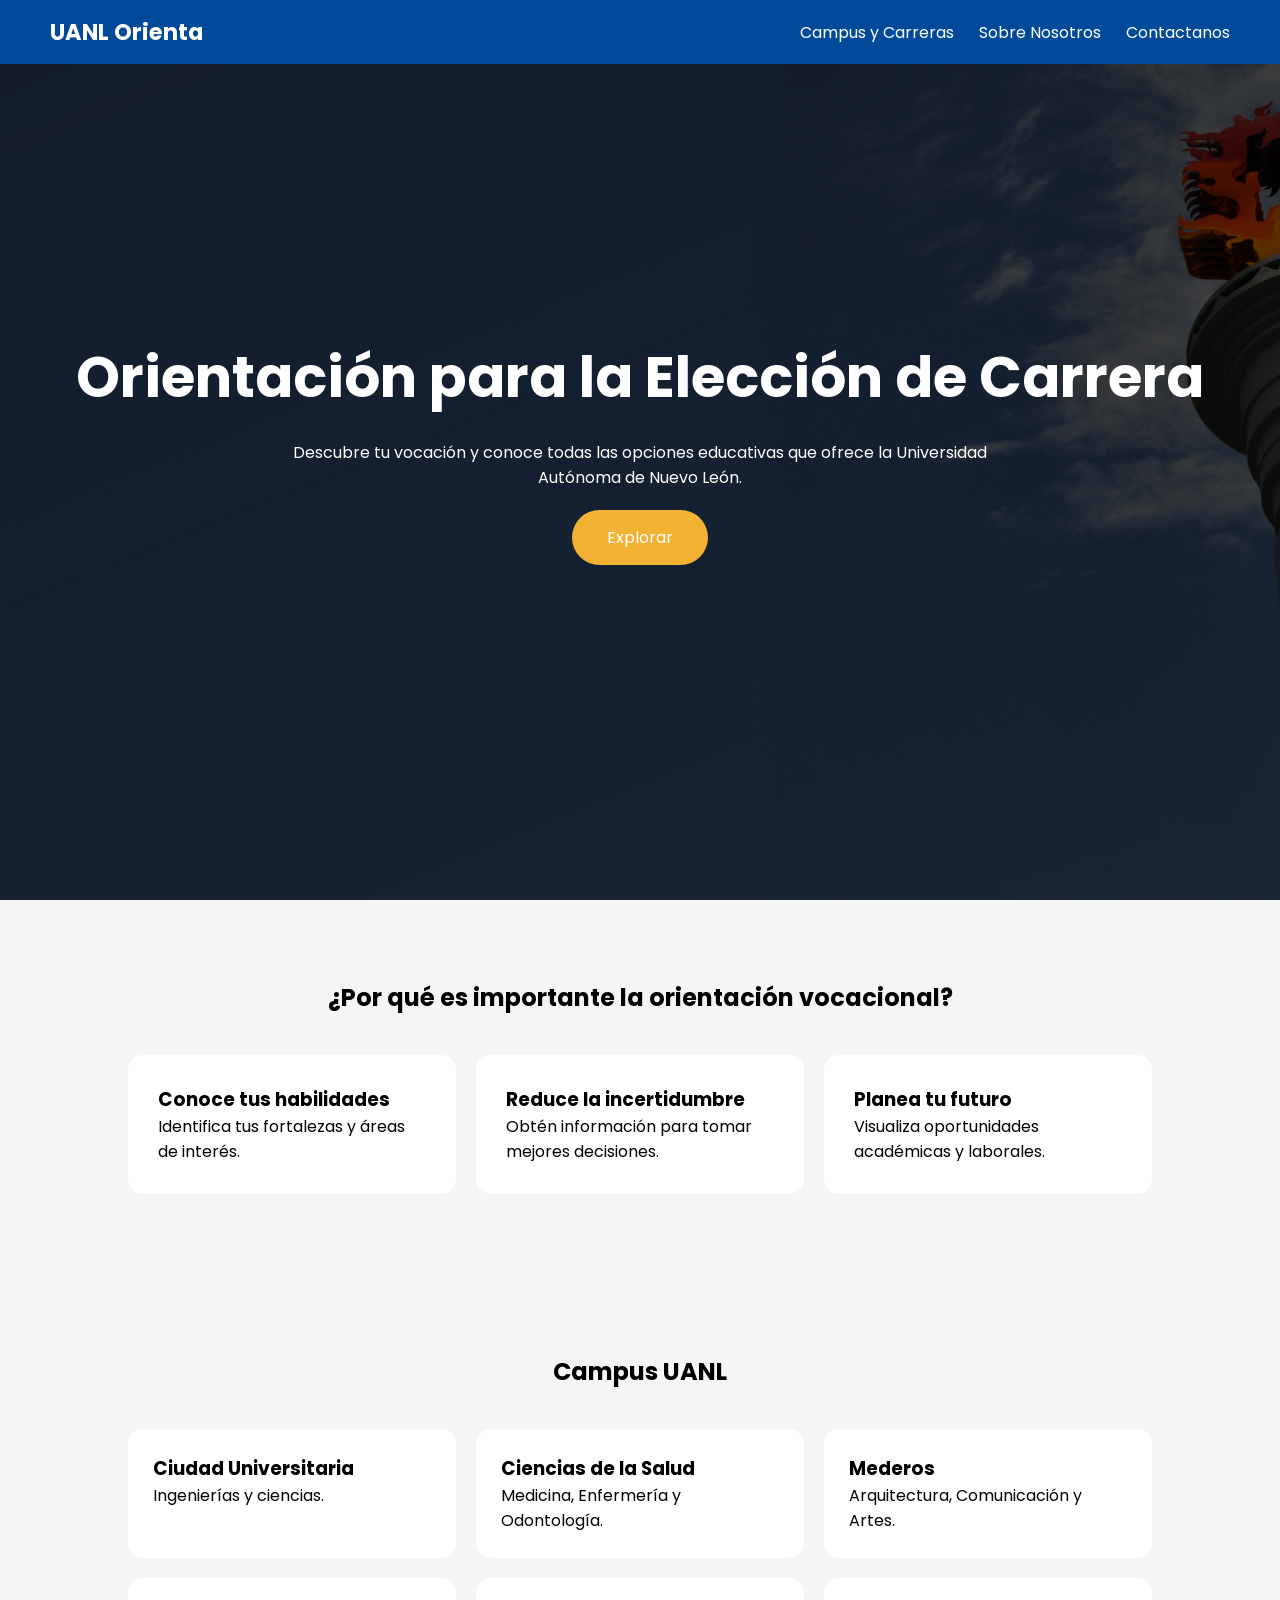
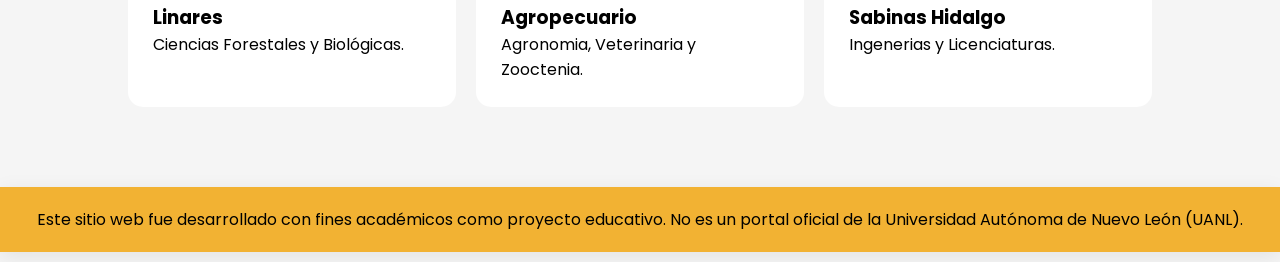
<file: index.html>
<!DOCTYPE html>
<html lang="es">

<head>
    <meta charset="UTF-8">
    <meta name="viewport" content="width=device-width, initial-scale=1.0">
    <title>Orientación para la Elección de Carrera - UANL</title>

    <link rel="stylesheet" href="css/estilos.css">

    <!-- Google Fonts -->
    <link href="https://fonts.googleapis.com/css2?family=Poppins:wght@300;400;600;700&display=swap" rel="stylesheet">
</head>

<body>

    <!-- Navegación -->
    <header>
        <nav>
            <div class="logo">
                UANL Orienta
            </div>

            <ul>
                <li><a href="carreras.html">Campus y Carreras</a></li>
                <li><a href="sobre.html">Sobre Nosotros</a></li>
                <li><a href="contacto.html">Contactanos</a></li>
            </ul>
        </nav>
    </header>

    <!-- Hero -->
    <section id="inicio" class="hero">

        <div class="overlay">

            <h1>Orientación para la Elección de Carrera</h1>

            <p>
                Descubre tu vocación y conoce todas las opciones educativas que ofrece la Universidad Autónoma de Nuevo León.
            </p>

            <a href="#campus" class="btn">
                Explorar
            </a>

        </div>

    </section>

    <!-- Orientación -->
    <section class="orientacion">

        <h2>¿Por qué es importante la orientación vocacional?</h2>

        <div class="cards">

            <div class="card">
                <h3>Conoce tus habilidades</h3>
                <p>Identifica tus fortalezas y áreas de interés.</p>
            </div>

            <div class="card">
                <h3>Reduce la incertidumbre</h3>
                <p>Obtén información para tomar mejores decisiones.</p>
            </div>

            <div class="card">
                <h3>Planea tu futuro</h3>
                <p>Visualiza oportunidades académicas y laborales.</p>
            </div>

        </div>

    </section>

    <!-- Campus -->
    <section id="campus" class="campus">

        <h2>Campus UANL</h2>

        <div class="campus-grid">

            <div class="campus-card">
                <h3>Ciudad Universitaria</h3>
                <p>Ingenierías y ciencias.</p>
            </div>

            <div class="campus-card">
                <h3>Ciencias de la Salud</h3>
                <p>Medicina, Enfermería y Odontología.</p>
            </div>

            <div class="campus-card">
                <h3>Mederos</h3>
                <p>Arquitectura, Comunicación y Artes.</p>
            </div>

            <div class="campus-card">
                <h3>Linares</h3>
                <p>Ciencias Forestales y Biológicas.</p>
            </div>

            <div class="campus-card">
                <h3>Agropecuario</h3>
                <p>Agronomia, Veterinaria y Zooctenia.</p>
            </div>

            <div class="campus-card">
                <h3>Sabinas Hidalgo</h3>
                <p>Ingenerias y Licenciaturas.</p>
            </div>

        </div>

    </section>

    <script src="js/app.js"></script>

</body>

<footer>

    <p>
        Este sitio web fue desarrollado con fines académicos como proyecto educativo. No es un portal oficial de la Universidad Autónoma de Nuevo León (UANL).
    </p>

</footer>

</html>
</file>
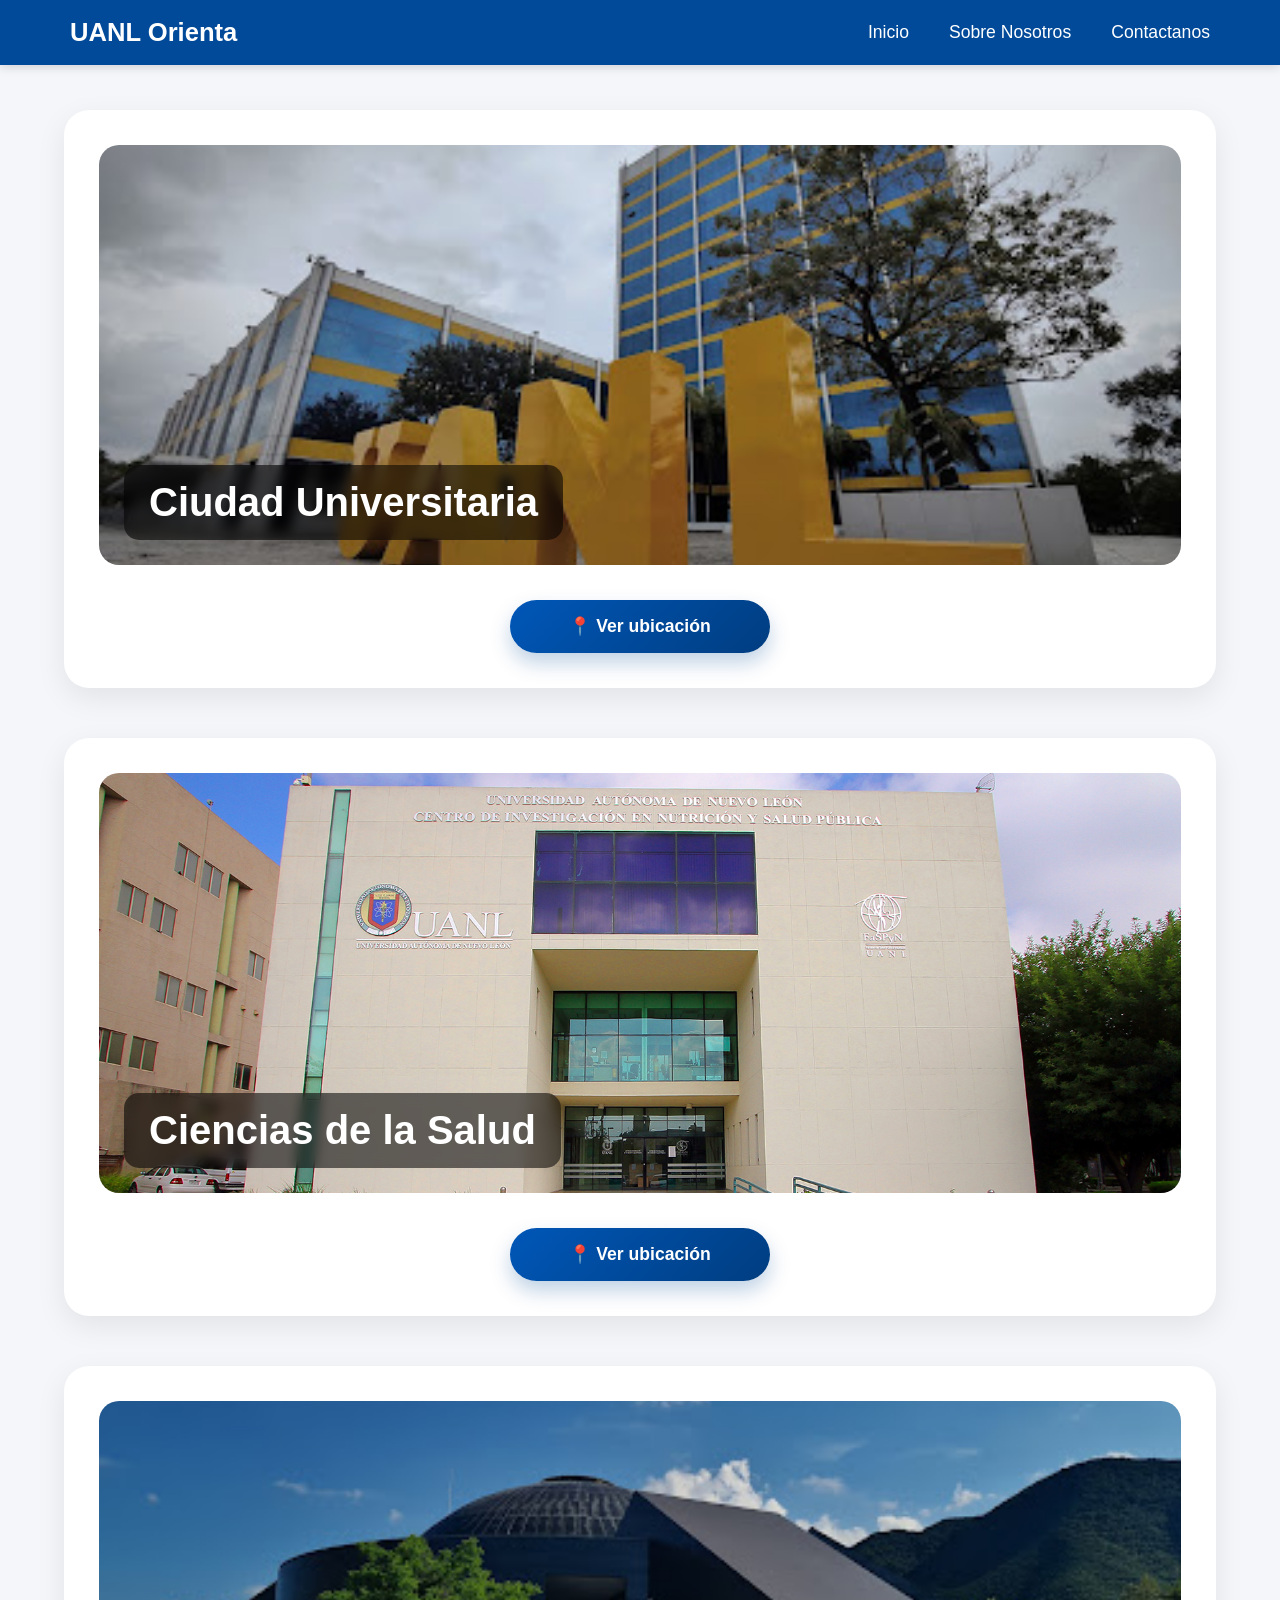
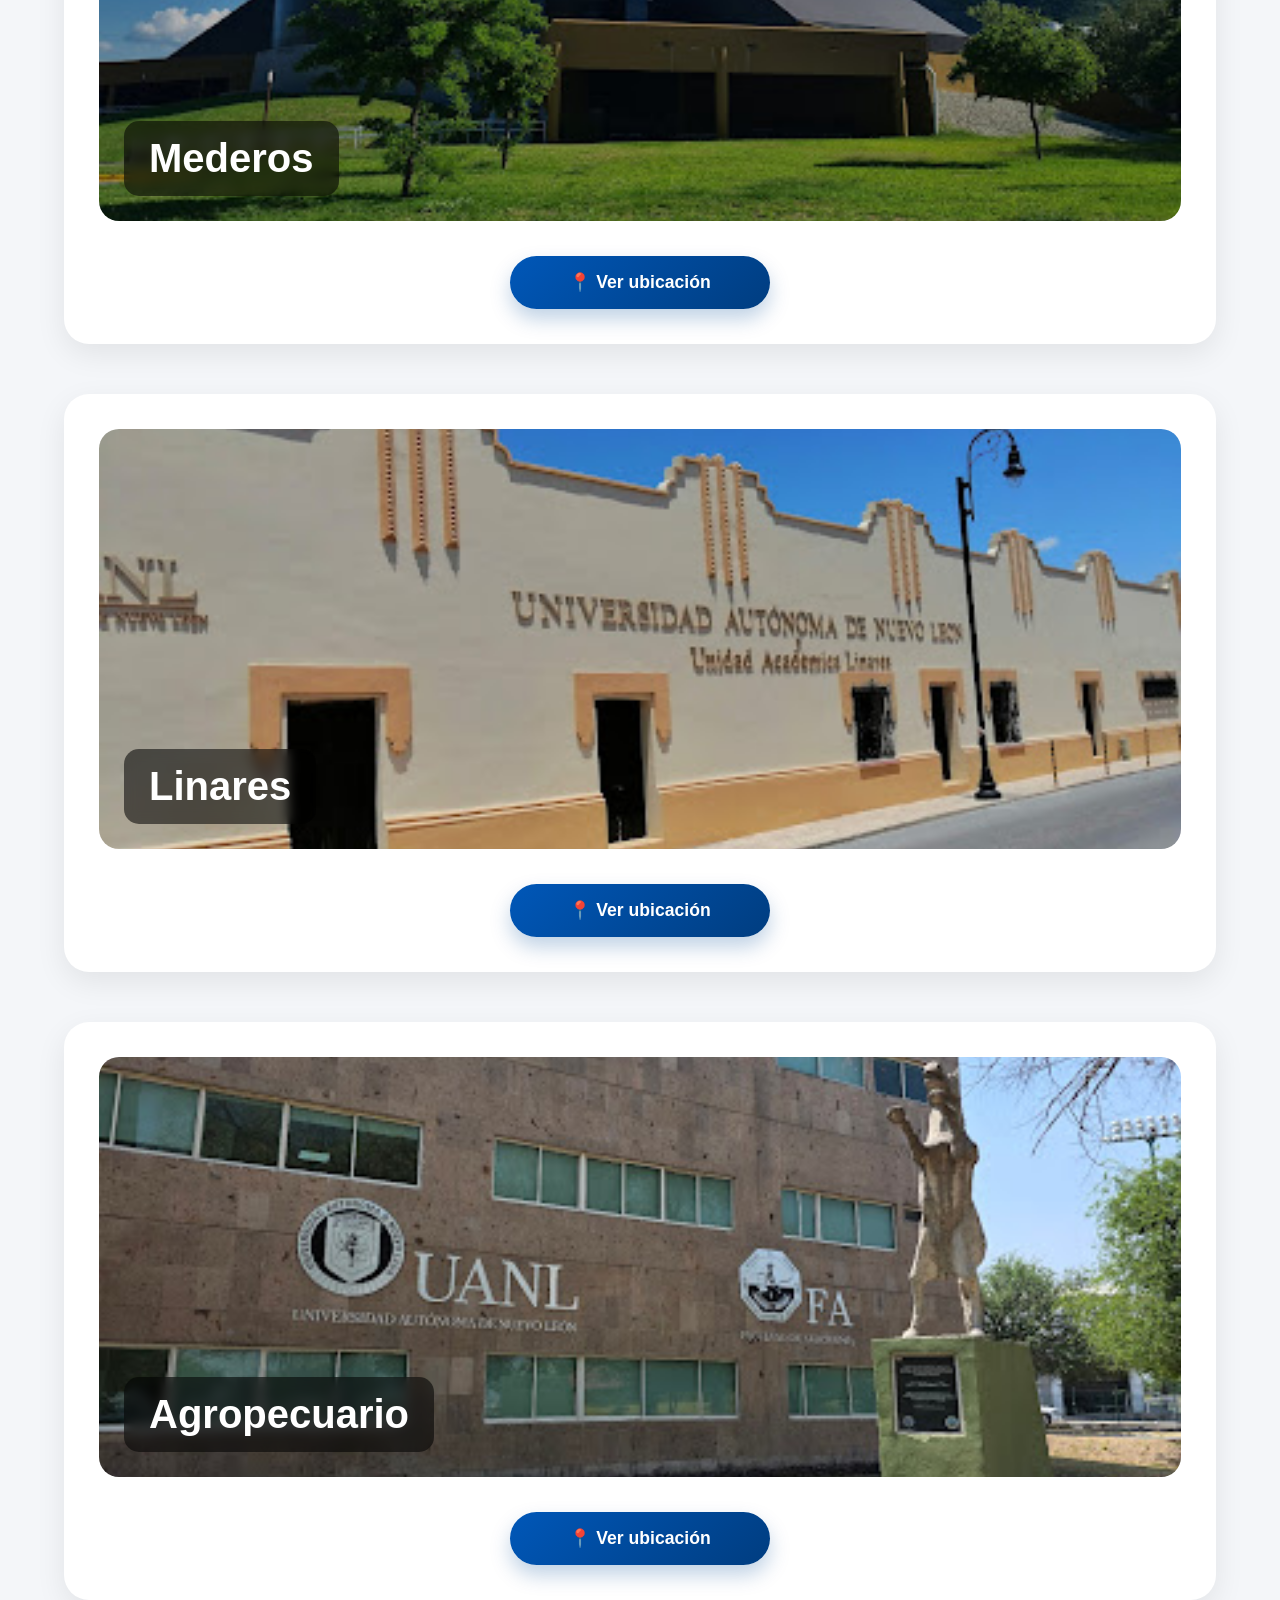
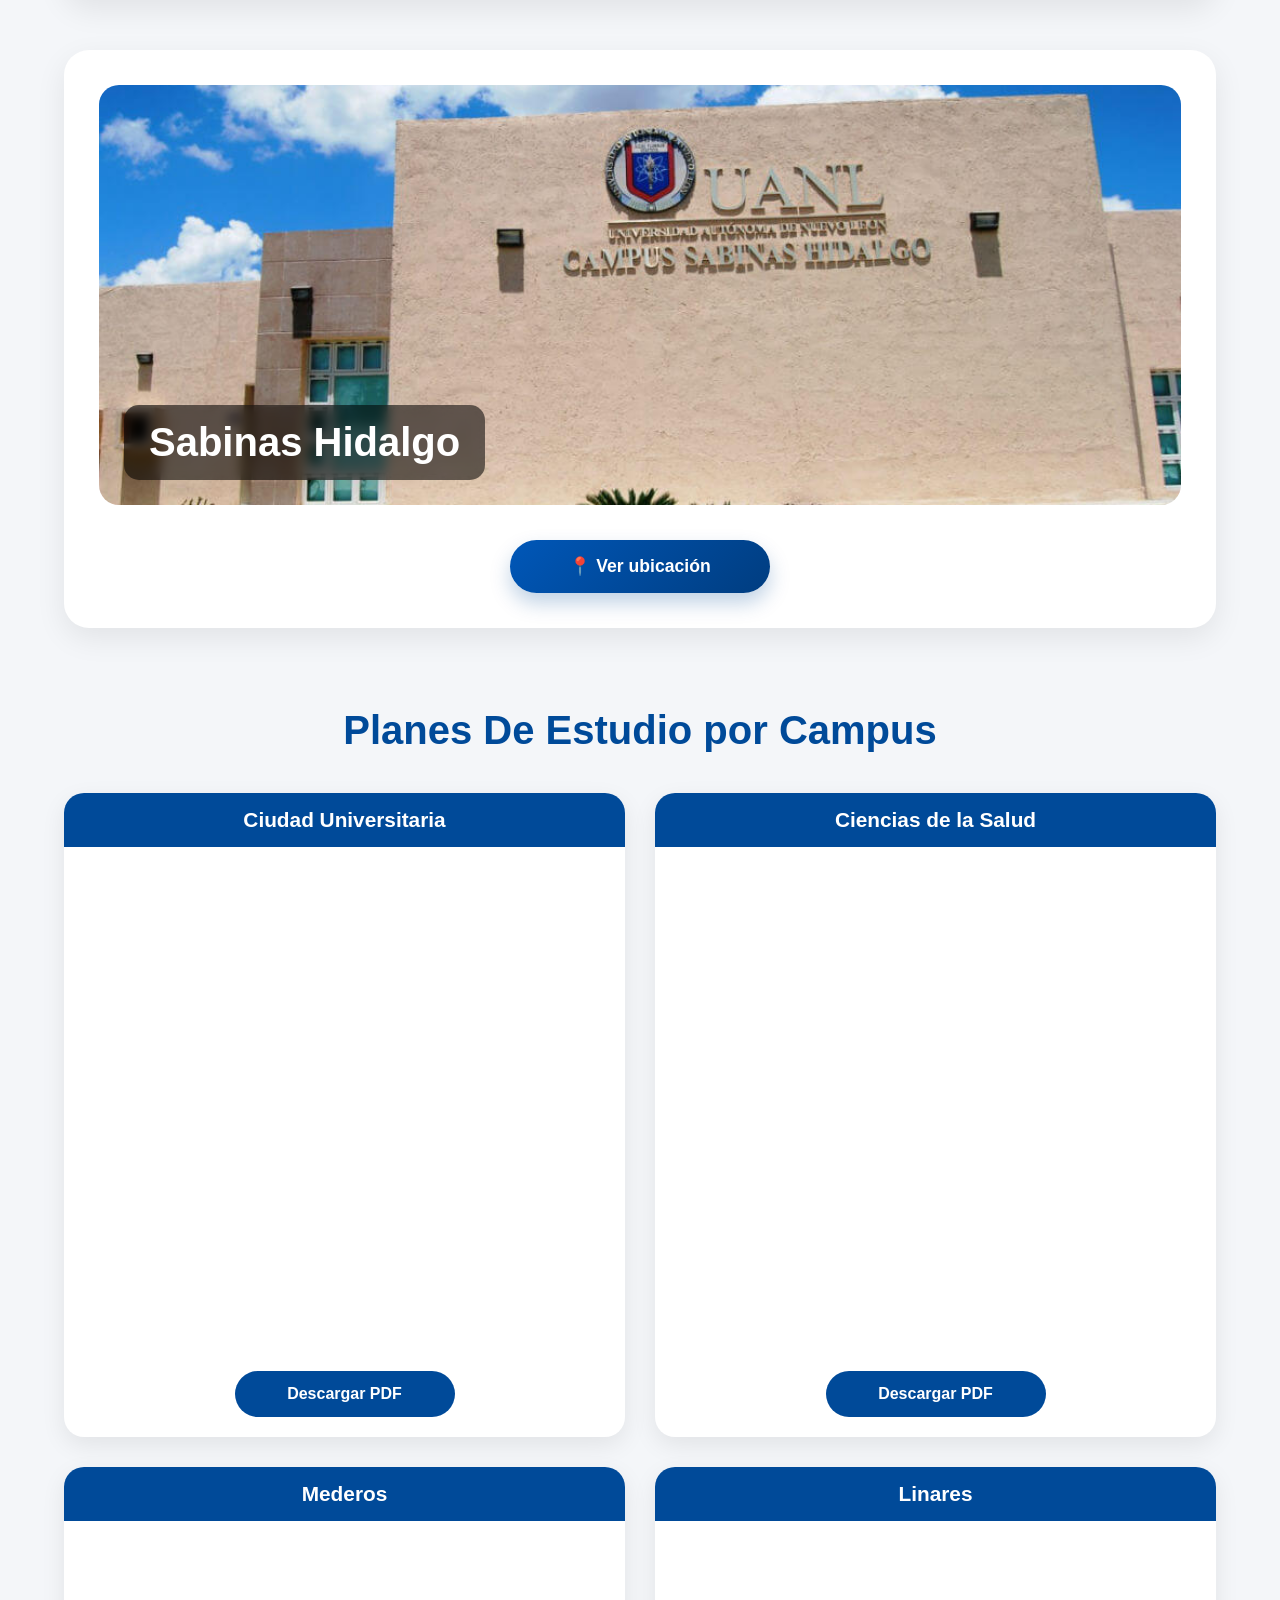
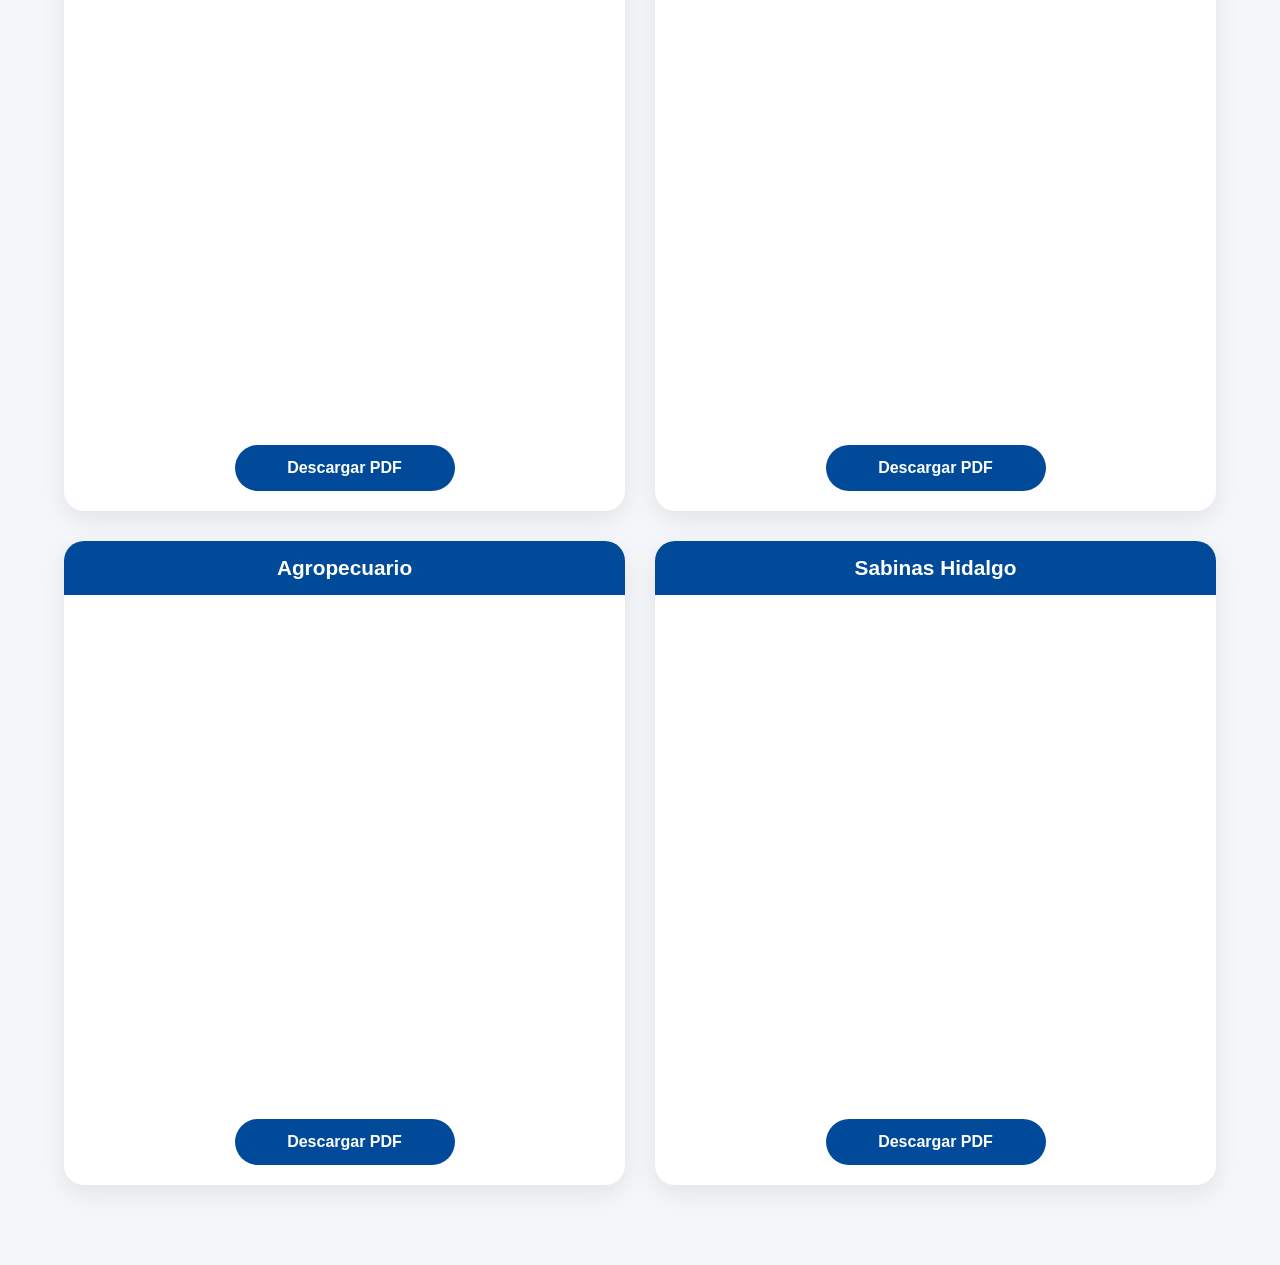
<file: carreras.html>
<!DOCTYPE html>
<html lang="es">

<head>

    <meta charset="UTF-8">
    <meta name="viewport" content="width=device-width, initial-scale=1.0">

    <title>Orientación Vocacional UANL</title>

    <link rel="stylesheet" href="css/carreras.css">

</head>

<body>

    <header>

        <nav>
            <div class="logo">
                UANL Orienta
            </div>

            <ul>
                <li><a href="index.html">Inicio</a></li>
                <li><a href="sobre.html">Sobre Nosotros</a></li>
                <li><a href="contacto.html">Contactanos</a></li>
            </ul>
        </nav>

    </header>

    <main>
        <section class="campus-container">

            <!-- Ciudad Universitaria -->
            <div class="campus-card">

                <div class="campus-header" onclick="toggleCampus('cu')">
                    <img src="img/cu2.jpg" alt="Ciudad Universitaria">
                    <h2>Ciudad Universitaria</h2>
                </div>
                <a href="https://maps.google.com/?q=Ciudad+Universitaria+UANL" target="_blank" class="btn-ubicacion">
                 📍 Ver ubicación</a>
                <div class="facultades" id="cu">

                    <div class="facultad-card">

                        <div class="facultad-header" onclick="toggleFacultad('fime')">
                            <h3>FIME</h3>
                        </div>

                        <div class="carreras" id="fime">
                            <ul>
                                <li>Ingeniero Administrador de Sistemas</li>
                                <li>Ingeniero Mecánico Electricista</li>
                                <li>Ingeniero Mecánico Administrador</li>
                                <li>Ingeniero en Tecnologías de Software</li>
                            </ul>
                        </div>

                    </div>

                    <div class="facultad-card">

                        <div class="facultad-header" onclick="toggleFacultad('facpya')">
                            <h3>FACPYA</h3>
                        </div>

                        <div class="carreras" id="facpya">
                            <ul>
                                <li>Lic. en Administración</li>
                                <li>Contador Público</li>
                                <li>Negocios Internacionales</li>
                            </ul>
                        </div>

                    </div>

                    <div class="facultad-card">

                        <div class="facultad-header" onclick="toggleFacultad('arqui')">
                            <h3>Facultad De Arquitectura</h3>
                        </div>

                        <div class="carreras" id="arqui">
                            <ul>
                                <li>Lic. en Administración</li>
                                <li>Contador Público</li>
                                <li>Negocios Internacionales</li>
                            </ul>
                        </div>

                    </div>

                    <div class="facultad-card">

                        <div class="facultad-header" onclick="toggleFacultad('bio')">
                            <h3>Facultad De Ciencias Biologicas</h3>
                        </div>

                        <div class="carreras" id="bio">
                            <ul>
                                <li>Lic. en Administración</li>
                                <li>Contador Público</li>
                                <li>Negocios Internacionales</li>
                            </ul>
                        </div>

                    </div>

                    <div class="facultad-card">

                        <div class="facultad-header" onclick="toggleFacultad('mat')">
                            <h3>Ciencias Fisico Matematicas</h3>
                        </div>

                        <div class="carreras" id="mat">
                            <ul>
                                <li>Lic. en Administración</li>
                                <li>Contador Público</li>
                                <li>Negocios Internacionales</li>
                            </ul>
                        </div>

                    </div>

                    <div class="facultad-card">

                        <div class="facultad-header" onclick="toggleFacultad('derecho')">
                            <h3>Derecho y Criminologia</h3>
                        </div>

                        <div class="carreras" id="derecho">
                            <ul>
                                <li>Lic. en Administración</li>
                                <li>Contador Público</li>
                                <li>Negocios Internacionales</li>
                            </ul>
                        </div>

                    </div>

                    <div class="facultad-card">

                        <div class="facultad-header" onclick="toggleFacultad('civil')">
                            <h3>Ingeneria Civil</h3>
                        </div>

                        <div class="carreras" id="civil">
                            <ul>
                                <li>Lic. en Administración</li>
                                <li>Contador Público</li>
                                <li>Negocios Internacionales</li>
                            </ul>
                        </div>

                    </div>

                    <div class="facultad-card">

                        <div class="facultad-header" onclick="toggleFacultad('filo')">
                            <h3>Filosofia y Letras</h3>
                        </div>

                        <div class="carreras" id="filo">
                            <ul>
                                <li>Lic. en Administración</li>
                                <li>Contador Público</li>
                                <li>Negocios Internacionales</li>
                            </ul>
                        </div>

                    </div>

                    <div class="facultad-card">

                        <div class="facultad-header" onclick="toggleFacultad('fod')">
                            <h3>Organización Deportiva</h3>
                        </div>

                        <div class="carreras" id="fod">
                            <ul>
                                <li>Lic. en Administración</li>
                                <li>Contador Público</li>
                                <li>Negocios Internacionales</li>
                            </ul>
                        </div>

                    </div>

                    <div class="facultad-card">

                        <div class="facultad-header" onclick="toggleFacultad('social')">
                            <h3>Trabajo Social y Desarrollo Humano</h3>
                        </div>

                        <div class="carreras" id="social">
                            <ul>
                                <li>Lic. en Administración</li>
                                <li>Contador Público</li>
                                <li>Negocios Internacionales</li>
                            </ul>
                        </div>

                    </div>

                </div>

            </div>

            <!-- Ciencias de la Salud -->
            <div class="campus-card">

                <div class="campus-header" onclick="toggleCampus('salud')">
                    <img src="img/salud.jpg" alt="Ciencias de la Salud">
                    <h2>Ciencias de la Salud</h2>
                </div>

                <a href="https://maps.google.com/?q=Facultad+de+Medicina+UANL" target="_blank" class="btn-ubicacion">
                📍 Ver ubicación</a>

                <div class="facultades" id="salud">

                    <div class="facultad-card">

                        <div class="facultad-header" onclick="toggleFacultad('medicina')">
                            <h3>Facultad de Medicina</h3>
                        </div>

                        <div class="carreras" id="medicina">
                            <ul>
                                <li>Médico Cirujano y Partero</li>
                                <li>Licenciatura en Química Clinica</li>
                            </ul>
                        </div>

                    </div>

                    <div class="facultad-card">

                        <div class="facultad-header" onclick="toggleFacultad('enfermeria')">
                            <h3>Facultad de Enfermería</h3>
                        </div>

                        <div class="carreras" id="enfermeria">
                            <ul>
                                <li>Licenciatura en Enfermería</li>
                            </ul>
                        </div>

                    </div>

                    <div class="facultad-card">

                        <div class="facultad-header" onclick="toggleFacultad('odon')">
                            <h3>Facultad de Odontologia</h3>
                        </div>

                        <div class="carreras" id="odon">
                            <ul>
                                <li>Cirujano Dentista</li>
                            </ul>
                        </div>

                    </div>

                    <div class="facultad-card">

                        <div class="facultad-header" onclick="toggleFacultad('sal')">
                            <h3>Salud Pública y Nutrición</h3>
                        </div>

                        <div class="carreras" id="sal">
                            <ul>
                                <li>Licenciatura en Nutrición</li>
                                <li>Licenciatura en Salud Pública</li>
                            </ul>
                        </div>

                    </div>

                    <div class="facultad-card">

                        <div class="facultad-header" onclick="toggleFacultad('psico')">
                            <h3>Facultad de Psicología</h3>
                        </div>

                        <div class="carreras" id="psico">
                            <ul>
                                <li>Licenciatura en Psicología</li>
                            </ul>
                        </div>

                    </div>

                </div>

            </div>

            <!-- Mederos -->
            <div class="campus-card">

                <div class="campus-header" onclick="toggleCampus('artes')">
                    <img src="img/mederos.jpg" alt="Mederos">
                    <h2>Mederos</h2>
                </div>

                <a href="https://maps.google.com/?q=Campus+Mederos+UANL" target="_blank" class="btn-ubicacion">
                 📍 Ver ubicación
                 </a>

                <div class="facultades" id="artes">

                    <div class="facultad-card">

                        <div class="facultad-header" onclick="toggleFacultad('musica')">
                            <h3>Facultad de Musica</h3>
                        </div>

                        <div class="carreras" id="musica">
                            <ul>
                                <li>Licenciatura en Musica</li>
                                <li>TSU en Musica</li>
                            </ul>
                        </div>

                    </div>

                    <div class="facultad-card">

                        <div class="facultad-header" onclick="toggleFacultad('comu')">
                            <h3>Ciencias de la Comunicación</h3>
                        </div>

                        <div class="carreras" id="comu">
                            <ul>
                                <li>Licenciatura en Ciencias de la Comunicación</li>
                                <li>Licenciatura en Mercadoctenia</li>
                                <li>Licenciatura en Periodismo Multimedia</li>
                            </ul>
                        </div>

                    </div>

                    <div class="facultad-card">

                        <div class="facultad-header" onclick="toggleFacultad('escena')">
                            <h3>Artes Esenicas y Visuales</h3>
                        </div>

                        <div class="carreras" id="escena">
                            <ul>
                                <li>Licenciatura en Arte Teatral</li>
                                <li>Licenciatura en Danza Contemporánea</li>
                                <li>Licenciatura en Artes Visuales</li>
                                <li>Licenciatura en Creación y Gestión de Contenidos Mediáticos</li>
                                <li>Licenciatura en Diseño Gráfico</li>
                                <li>Licenciatura en Lenguaje y Producción Audiovisual</li>
                            </ul>
                        </div>

                    </div>

                    <div class="facultad-card">

                        <div class="facultad-header" onclick="toggleFacultad('poli')">
                            <h3>Ciencias Políticas y Relaciones Internacionales y Economía.</h3>
                        </div>

                        <div class="carreras" id="poli">
                            <ul>
                                <li>Licenciatura en Administración</li>
                                <li>Licenciatura en Ciencias Políticas y de Gobierno</li>
                                <li>Licenciatura en Relaciones Internacionales</li>
                                <li>Licenciatura en Turismo</li>
                            </ul>
                        </div>

                    </div>

                </div>

            </div>

            <!-- Linares -->
            <div class="campus-card">

                <div class="campus-header" onclick="toggleCampus('linares')">
                    <img src="img/linares.jpg" alt="Linares">
                    <h2>Linares</h2>
                </div>

                <a href="https://maps.app.goo.gl/BQKjNThrXs8Sb7yY8" target="_blank" class="btn-ubicacion">
                 📍 Ver ubicación
                 </a>

                <div class="facultades" id="linares">

                    <div class="facultad-card">

                        <div class="facultad-header" onclick="toggleFacultad('tierra')">
                            <h3>Ciencias de la Tierra</h3>
                        </div>

                        <div class="carreras" id="tierra">
                            <ul>
                                <li>Ingeniero Geólogo</li>
                                <li>Ingeniero Geofisico</li>
                                <li>Ingeniero Petrolero</li>
                            </ul>
                        </div>

                    </div>

                    <div class="facultad-card">

                        <div class="facultad-header" onclick="toggleFacultad('fores')">
                            <h3>Ciencias Forestales</h3>
                        </div>

                        <div class="carreras" id="fores">
                            <ul>
                                <li>Ingeneria Forestal</li>
                                <li>Ingeneria en Recursos Naturales</li>

                            </ul>
                        </div>

                    </div>

                </div>

            </div>

            <!-- Agropecuario -->
            <div class="campus-card">

                <div class="campus-header" onclick="toggleCampus('agro')">
                    <img src="img/agro.jpg" alt="Agro">
                    <h2>Agropecuario</h2>
                </div>

                <a href="https://maps.app.goo.gl/qNomnR8HzmH7Axe68" target="_blank" class="btn-ubicacion">
                 📍 Ver ubicación
                 </a>

                <div class="facultades" id="agro">

                    <div class="facultad-card">

                        <div class="facultad-header" onclick="toggleFacultad('nomo')">
                            <h3>Agronomia</h3>
                        </div>

                        <div class="carreras" id="nomo">
                            <ul>
                                <li>Ingeneria en Agronegocios</li>
                                <li>Ingeneria en Agronomia</li>
                                <li>Ingeneria en Biotecnologia</li>
                            </ul>
                        </div>

                    </div>

                    <div class="facultad-card">

                        <div class="facultad-header" onclick="toggleFacultad('vet')">
                            <h3>Medicina Veterinaria y Zooctenia</h3>
                        </div>

                        <div class="carreras" id="vet">
                            <ul>
                                <li>Licenciatura en Veterinaria</li>
                                <li>Licenciatura en Zooctenia</li>

                            </ul>
                        </div>

                    </div>

                </div>

            </div>

            <!-- Sabinas -->
            <div class="campus-card">

                <div class="campus-header" onclick="toggleCampus('sabi')">
                    <img src="img/sabi.jpg" alt="Sabi">
                    <h2>Sabinas Hidalgo</h2>
                </div>

                <a href="https://maps.app.goo.gl/6j1Mq5B8HaKDJX5t8" target="_blank" class="btn-ubicacion">
                 📍 Ver ubicación
                 </a>

                <div class="facultades" id="sabi">

                    <div class="facultad-card">

                        <div class="facultad-header" onclick="toggleFacultad('fac')">
                            <h3>FACPYA</h3>
                        </div>

                        <div class="carreras" id="fac">
                            <ul>
                                <li>Contador Publico</li>
                                <li>Licenciatura en Administración</li>
                                <li>Licenciatura en Tecnologias de la Información</li>
                            </ul>
                        </div>

                    </div>

                    <div class="facultad-card">

                        <div class="facultad-header" onclick="toggleFacultad('fim')">
                            <h3>FIME</h3>
                        </div>

                        <div class="carreras" id="fim">
                            <ul>
                                <li>Ingeneria Mecanica y Administración</li>
                                <li>Ingeneria Mecanica y Electrica</li>
                                <li>Ingeneria Mecatronica</li>
                                <li>Ingeneria de Manufactura</li>
                                <li>Ingeneria de Materiales</li>
                                <li>Ingeneria en Administración y Sistemas</li>
                                <li>Ingeneria en Automatización</li>
                                <li>Ingeneria en Tecnologias de Software</li>
                                <li>Ingeneria en Telecomunicaciones</li>

                            </ul>
                        </div>

                    </div>

                    <div class="facultad-card">

                        <div class="facultad-header" onclick="toggleFacultad('enf')">
                            <h3>Facultad de Enfermeria</h3>
                        </div>

                        <div class="carreras" id="enf">
                            <ul>
                                <li>Licenciatura en Enfermeria</li>

                            </ul>
                        </div>

                    </div>

                    <div class="facultad-card">

                        <div class="facultad-header" onclick="toggleFacultad('der')">
                            <h3>Facultad de Derecho y Criminologia</h3>
                        </div>

                        <div class="carreras" id="der">
                            <ul>
                                <li>Licenciatura en Derecho</li>
                                <li>Licenciatura en Criminologia</li>

                            </ul>
                        </div>

                    </div>

                </div>

            </div>


        </section>

        <section class="pdf-section">

            <h2>Planes De Estudio por Campus</h2>

            <div class="pdf-grid">

                <!-- Ciudad Universitaria -->
                <div class="pdf-card">

                    <h3>Ciudad Universitaria</h3>

                    <iframe src="datos/CU_PE.pdf" title="PDF Ciudad Universitaria">
            </iframe>

                    <a href="datos/CU_PE.pdf" download class="btn-pdf">

               Descargar PDF

            </a>

                </div>

                <!-- Ciencias de la Salud -->
                <div class="pdf-card">

                    <h3>Ciencias de la Salud</h3>

                    <iframe src="datos/Salud_PE.pdf" title="PDF Ciencias de la Salud">
            </iframe>

                    <a href="datos/Salud_PE.pdf" download class="btn-pdf">

               Descargar PDF

            </a>

                </div>

                <!-- Mederos -->
                <div class="pdf-card">

                    <h3>Mederos</h3>

                    <iframe src="datos/Mederos_PE.pdf" title="PDF Mederos">
            </iframe>

                    <a href="datos/Mederos_PE.pdf" download class="btn-pdf">

               Descargar PDF

            </a>

                </div>

                <!-- Linares -->
                <div class="pdf-card">

                    <h3>Linares</h3>

                    <iframe src="datos/Linares_PE.pdf" title="PDF Linares">
            </iframe>

                    <a href="datos/Linares_PE.pdf" download class="btn-pdf">

               Descargar PDF

            </a>

                </div>

                <!-- Agropecuario -->
                <div class="pdf-card">

                    <h3>Agropecuario</h3>

                    <iframe src="datos/Agro_PE.pdf" title="PDF Agropecuario">
            </iframe>

                    <a href="datos/Agro_PE.pdf" download class="btn-pdf">

               Descargar PDF

            </a>

                </div>

                <!-- Sabinas Hidalgo -->
                <div class="pdf-card">

                    <h3>Sabinas Hidalgo</h3>

                    <iframe src="datos/Sabinas_PE.pdf" title="PDF Sabinas Hidalgo">
            </iframe>

                    <a href="datos/Sabinas_PE.pdf" download class="btn-pdf">

               Descargar PDF

            </a>

                </div>

            </div>

        </section>


    </main>

    <script src="js/app.js"></script>

</body>

</html>
</file>
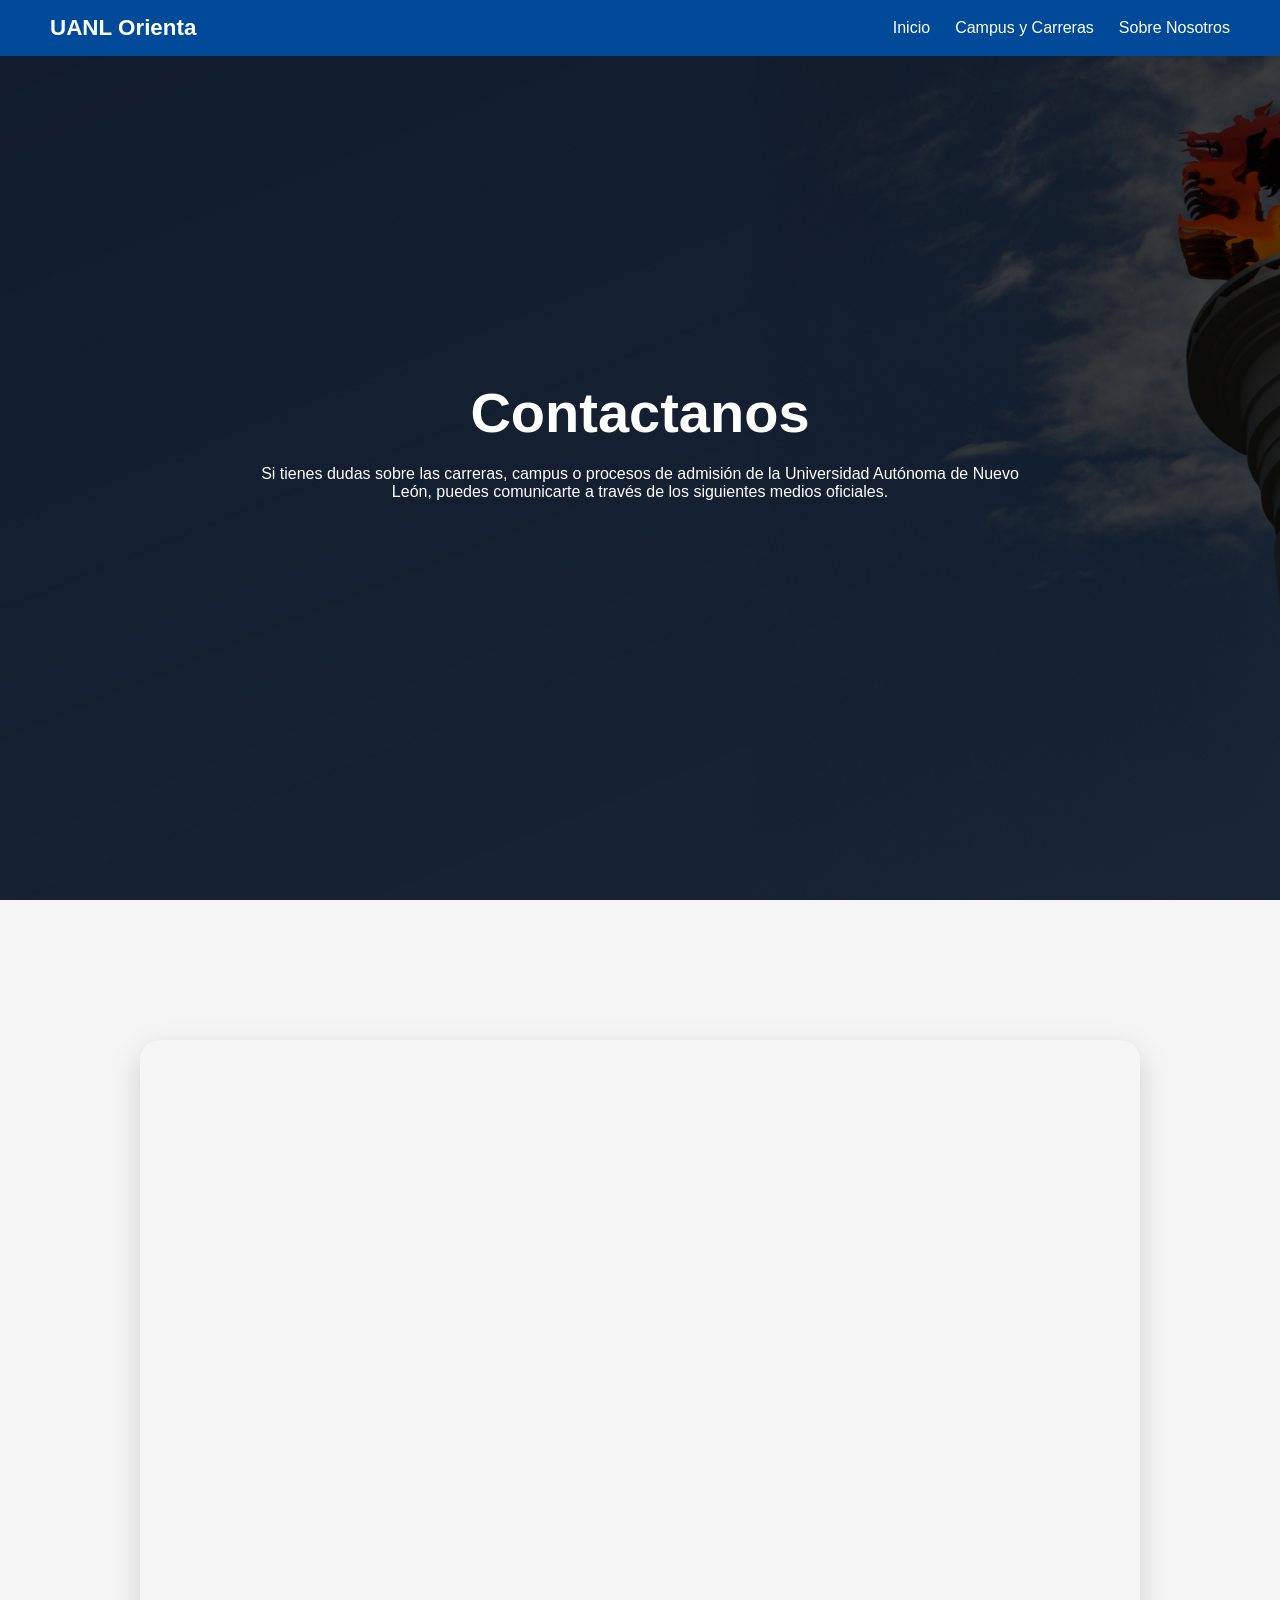
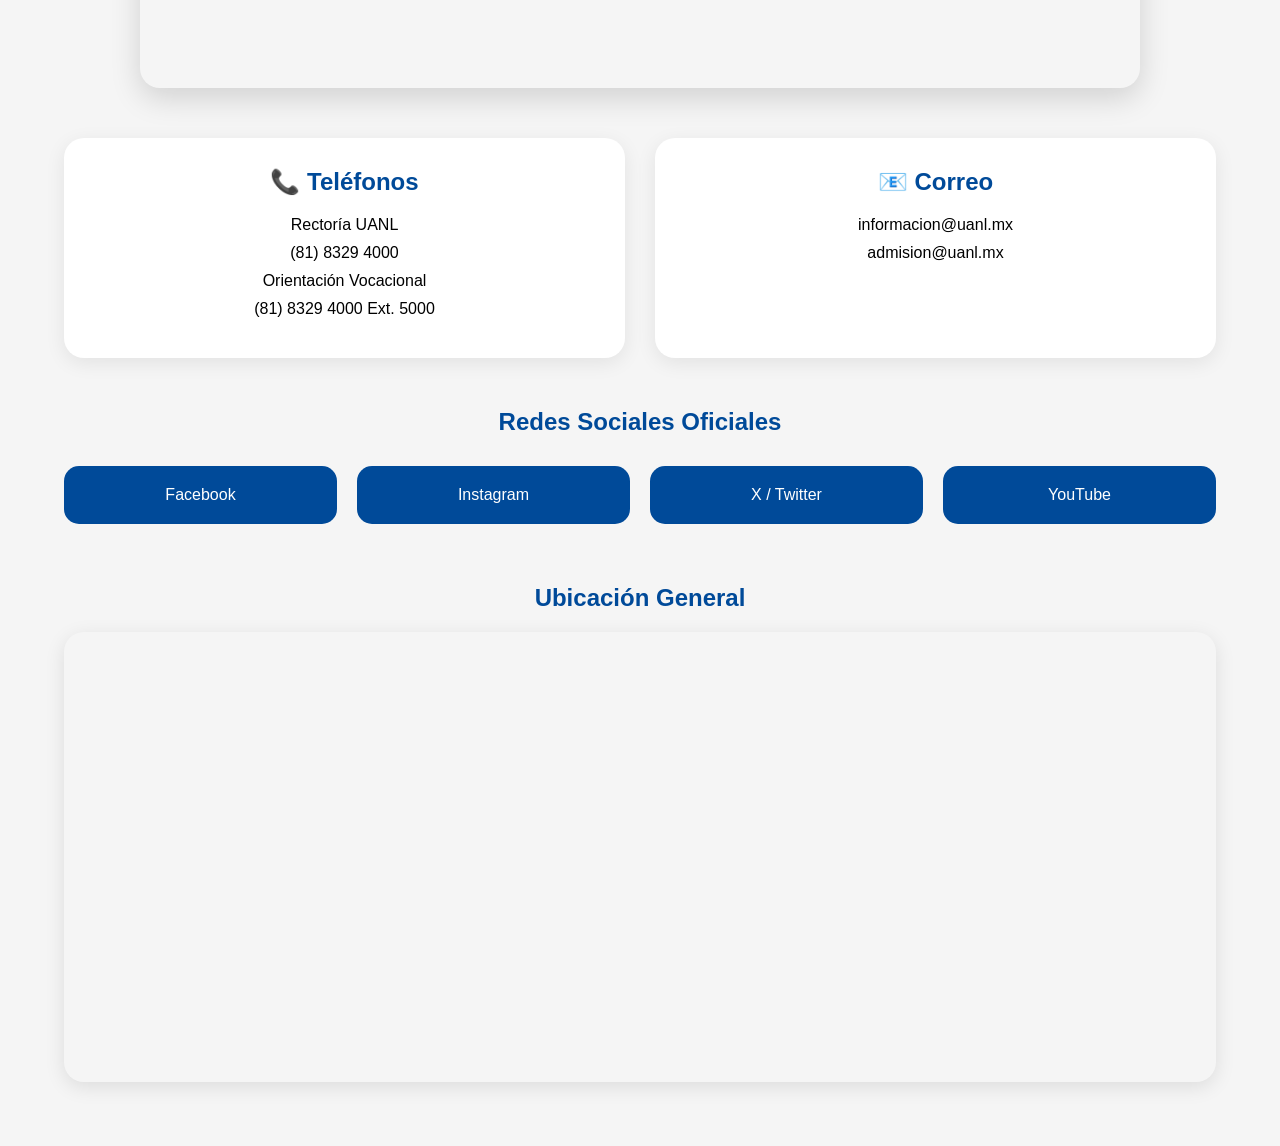
<file: contacto.html>
<!DOCTYPE html>
<html lang="es">

<head>

    <meta charset="UTF-8">
    <meta name="viewport" content="width=device-width, initial-scale=1.0">

    <title>Orientación Vocacional UANL</title>

    <link rel="stylesheet" href="css/cont.css">

</head>

<body>

    <header>

        <nav>
            <div class="logo">
                UANL Orienta
            </div>

            <ul>
                <li><a href="index.html">Inicio</a></li>
                <li><a href="carreras.html">Campus y Carreras</a></li>
                <li><a href="sobre.html">Sobre Nosotros</a></li>

            </ul>
        </nav>

    </header>
    <!-- Hero -->
    <section id="inicio" class="hero">

        <div class="overlay">

            <h1>Contactanos</h1>

            <p>
                Si tienes dudas sobre las carreras, campus o procesos de admisión de la Universidad Autónoma de Nuevo León, puedes comunicarte a través de los siguientes medios oficiales.
            </p>

        </div>

    </section>

    <main>

        <section class="contacto">

            <!-- VIDEO -->

            <div class="video-container">

                <iframe width="560" height="315" src="https://www.youtube.com/embed/5VgDeuoW4KI?si=kY4zswilYZ3XWLdt" title="YouTube video player" frameborder="0" allow="accelerometer; autoplay; clipboard-write; encrypted-media; gyroscope; picture-in-picture; web-share"
                    referrerpolicy="strict-origin-when-cross-origin" allowfullscreen></iframe>

            </div>

            <!-- CONTACTO -->

            <div class="contacto-grid">

                <div class="contacto-card">

                    <h2>📞 Teléfonos</h2>

                    <p>Rectoría UANL</p>
                    <p>(81) 8329 4000</p>

                    <p>Orientación Vocacional</p>
                    <p>(81) 8329 4000 Ext. 5000</p>

                </div>

                <div class="contacto-card">

                    <h2>📧 Correo</h2>

                    <p>informacion@uanl.mx</p>
                    <p>admision@uanl.mx</p>

                </div>

            </div>

            <!-- REDES -->

            <div class="redes">

                <h2>Redes Sociales Oficiales</h2>

                <div class="redes-grid">

                    <a href="https://www.facebook.com/uanl.mx" target="_blank" class="red-social">

                    Facebook

                </a>

                    <a href="https://www.instagram.com/uanlred" target="_blank" class="red-social">

                    Instagram

                </a>

                    <a href="https://twitter.com/uanl" target="_blank" class="red-social">

                    X / Twitter

                </a>

                    <a href="https://www.youtube.com/@uanlred" target="_blank" class="red-social">

                    YouTube

                </a>

                </div>

            </div>

            <!-- MAPA -->

            <div class="ubicacion">

                <h2>Ubicación General</h2>

                <iframe src="https://www.google.com/maps?q=Rectoria+UANL&output=embed">
            </iframe>

            </div>

        </section>

    </main>

</body>

</html>
</file>
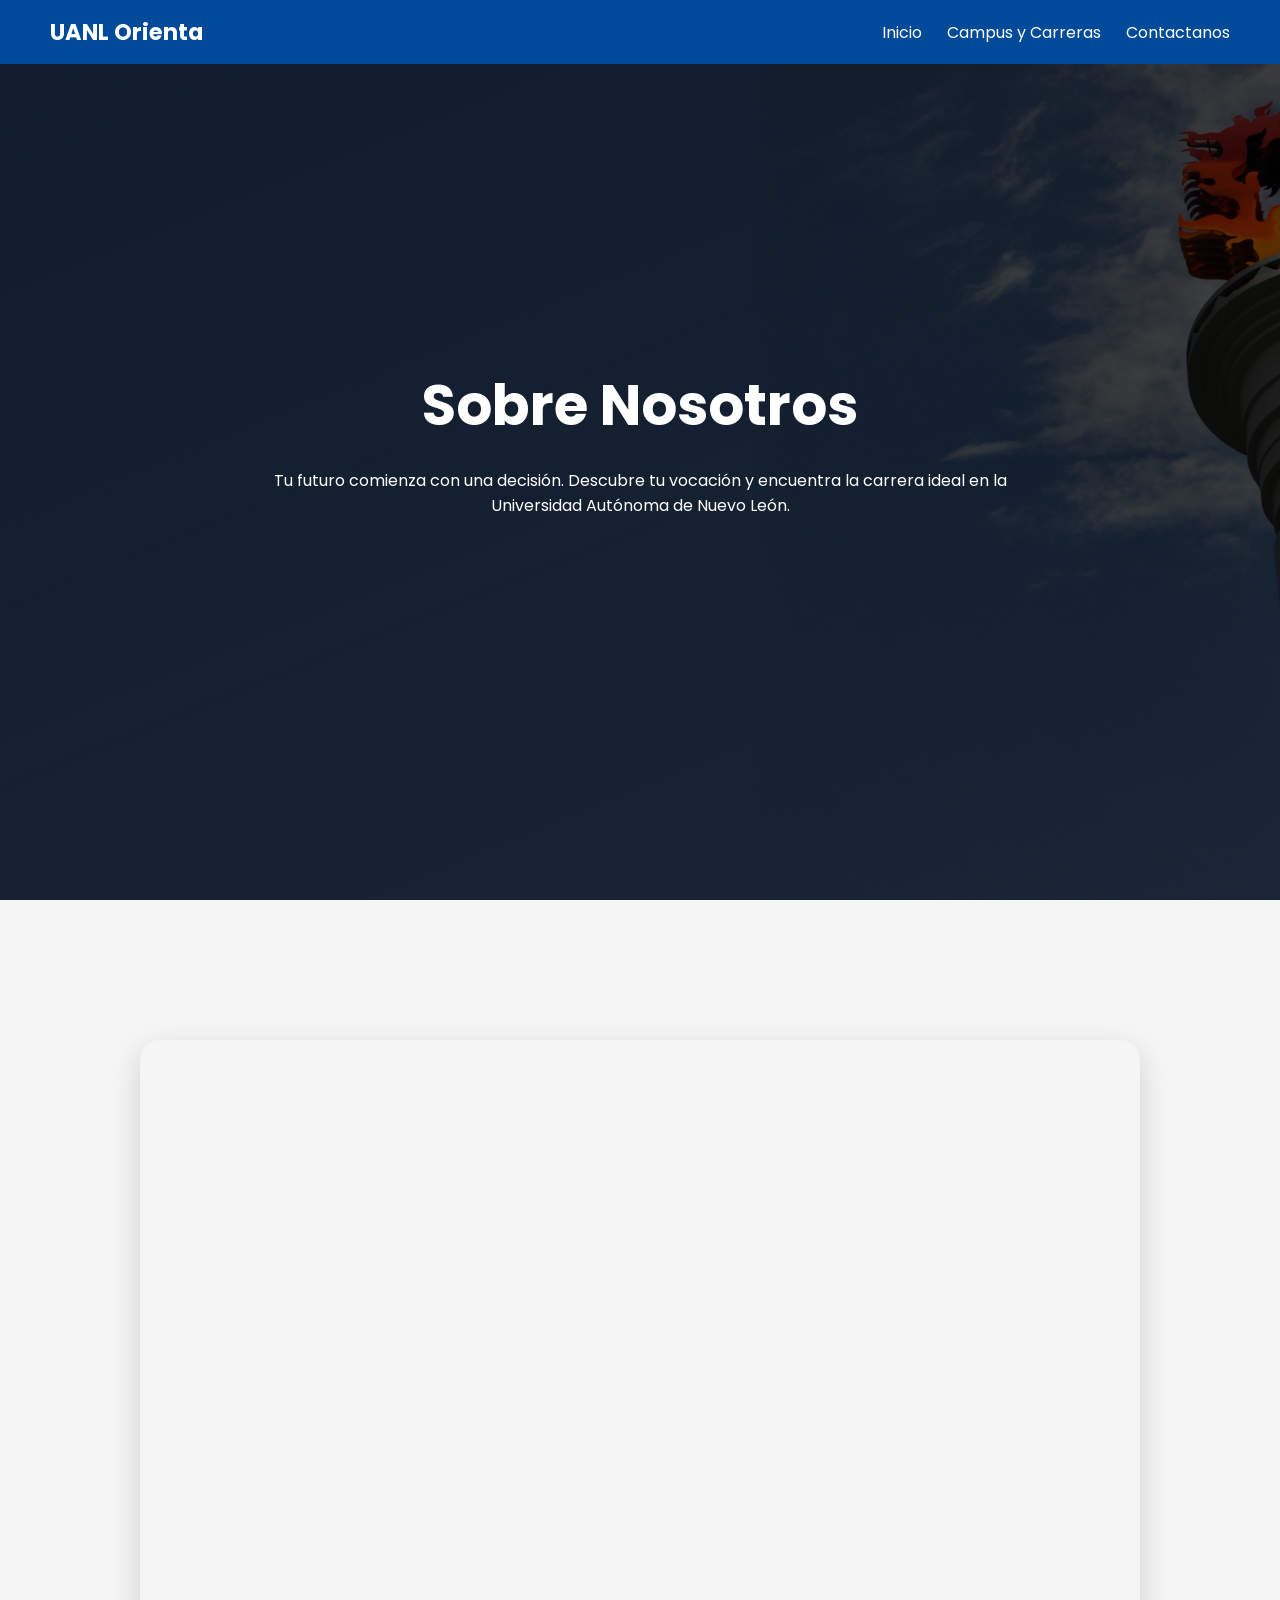
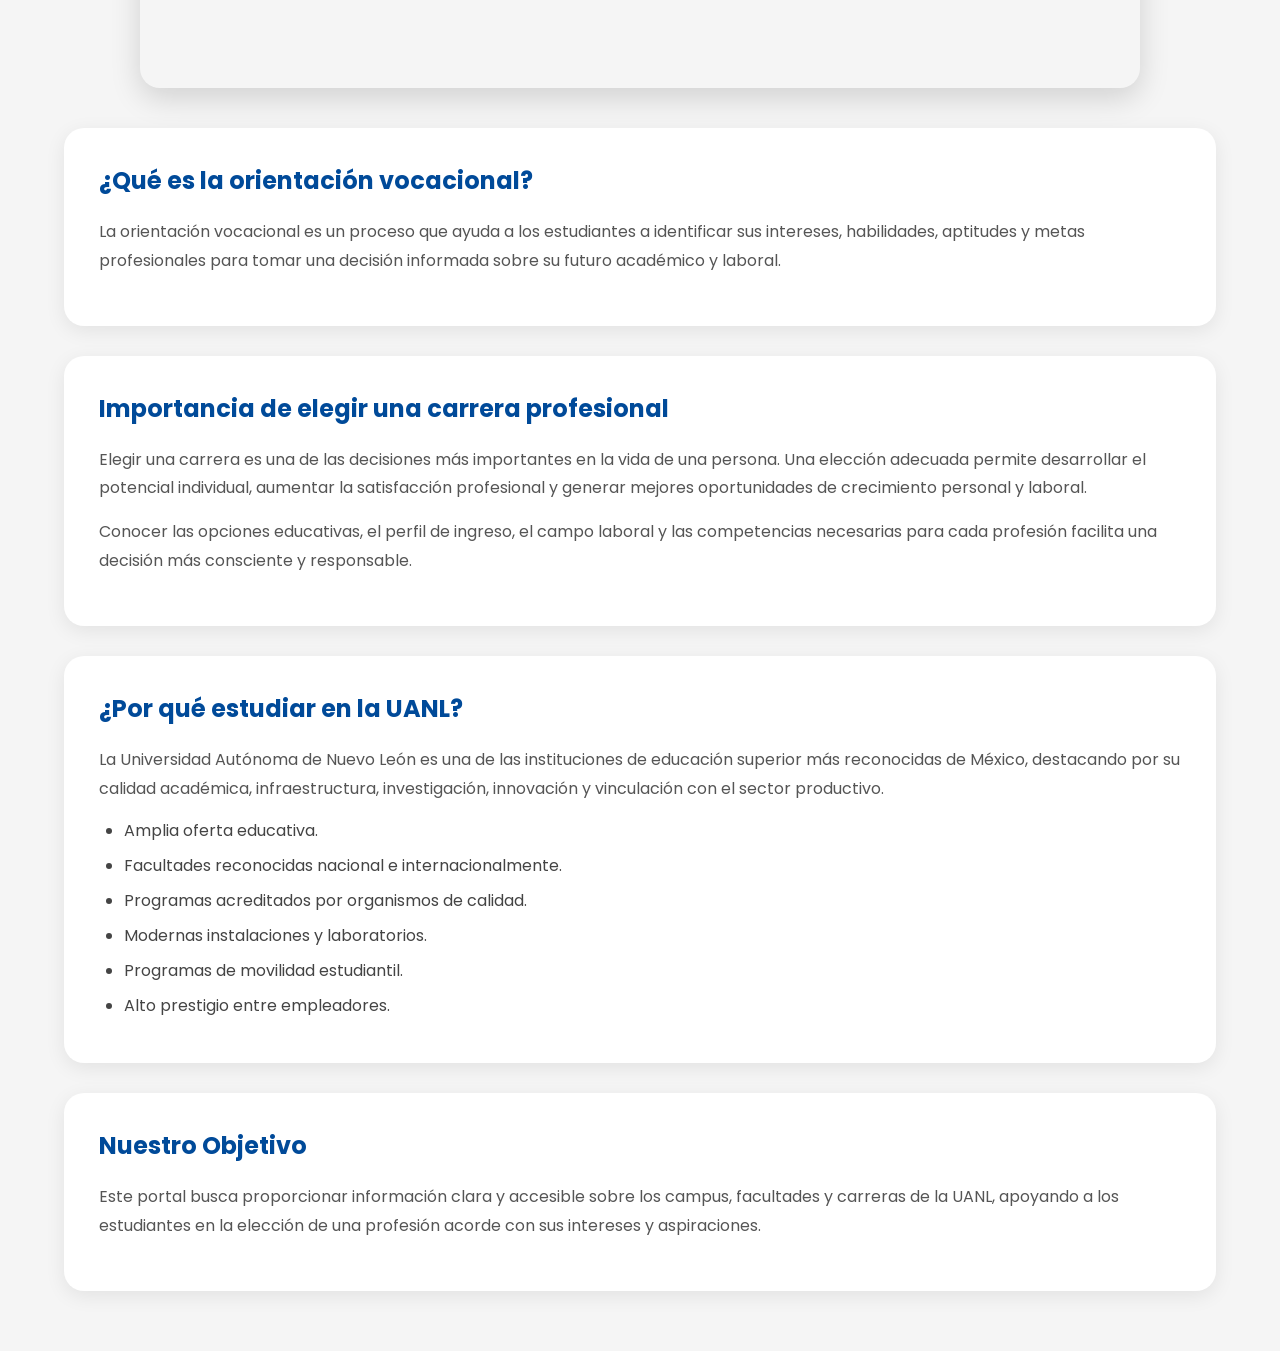
<file: sobre.html>
<!DOCTYPE html>
<html lang="es">

<head>
    <meta charset="UTF-8">
    <meta name="viewport" content="width=device-width, initial-scale=1.0">
    <title>Orientación para la Elección de Carrera - UANL</title>

    <link rel="stylesheet" href="css/estilos.css">

    <!-- Google Fonts -->
    <link href="https://fonts.googleapis.com/css2?family=Poppins:wght@300;400;600;700&display=swap" rel="stylesheet">
</head>

<body>

    <!-- Navegación -->
    <header>
        <nav>
            <div class="logo">
                UANL Orienta
            </div>

            <ul>
                <li><a href="index.html">Inicio</a></li>
                <li><a href="carreras.html">Campus y Carreras</a></li>
                <li><a href="contacto.html">Contactanos</a></li>
            </ul>
        </nav>
    </header>

    <!-- Hero -->
    <section id="inicio" class="hero">

        <div class="overlay">

            <h1>Sobre Nosotros</h1>

            <p>
                Tu futuro comienza con una decisión. Descubre tu vocación y encuentra la carrera ideal en la Universidad Autónoma de Nuevo León.
            </p>

        </div>

    </section>

    <main>
        <section class="sobre-nosotros">

            <div class="video-container">

                <iframe width="560" height="315" src="https://www.youtube.com/embed/HNB-Z_f1xDY?si=akTzp0GfQ_7U5mPk" title="YouTube video player" frameborder="0" allow="accelerometer; autoplay; clipboard-write; encrypted-media; gyroscope; picture-in-picture; web-share"
                    referrerpolicy="strict-origin-when-cross-origin" allowfullscreen></iframe>
            </div>

            <div class="info-card">

                <h2>¿Qué es la orientación vocacional?</h2>

                <p>
                    La orientación vocacional es un proceso que ayuda a los estudiantes a identificar sus intereses, habilidades, aptitudes y metas profesionales para tomar una decisión informada sobre su futuro académico y laboral.
                </p>

            </div>

            <div class="info-card">

                <h2>Importancia de elegir una carrera profesional</h2>

                <p>
                    Elegir una carrera es una de las decisiones más importantes en la vida de una persona. Una elección adecuada permite desarrollar el potencial individual, aumentar la satisfacción profesional y generar mejores oportunidades de crecimiento personal y laboral.
                </p>

                <p>
                    Conocer las opciones educativas, el perfil de ingreso, el campo laboral y las competencias necesarias para cada profesión facilita una decisión más consciente y responsable.
                </p>

            </div>

            <div class="info-card">

                <h2>¿Por qué estudiar en la UANL?</h2>

                <p>
                    La Universidad Autónoma de Nuevo León es una de las instituciones de educación superior más reconocidas de México, destacando por su calidad académica, infraestructura, investigación, innovación y vinculación con el sector productivo.
                </p>

                <ul>
                    <li>Amplia oferta educativa.</li>
                    <li>Facultades reconocidas nacional e internacionalmente.</li>
                    <li>Programas acreditados por organismos de calidad.</li>
                    <li>Modernas instalaciones y laboratorios.</li>
                    <li>Programas de movilidad estudiantil.</li>
                    <li>Alto prestigio entre empleadores.</li>
                </ul>

            </div>

            <div class="info-card">

                <h2>Nuestro Objetivo</h2>

                <p>
                    Este portal busca proporcionar información clara y accesible sobre los campus, facultades y carreras de la UANL, apoyando a los estudiantes en la elección de una profesión acorde con sus intereses y aspiraciones.
                </p>

            </div>

        </section>
    </main>

    <script src="js/app.js"></script>

</body>

</html>
</file>
<file: css/estilos.css>
* {
    margin: 0;
    padding: 0;
    box-sizing: border-box;
    font-family: 'Poppins', sans-serif;
}

html {
    scroll-behavior: smooth;
}

body {
    background: #f5f5f5;
}

header {
    position: fixed;
    width: 100%;
    top: 0;
    z-index: 1000;
    background: #004a99;
}

nav {
    display: flex;
    justify-content: space-between;
    align-items: center;
    padding: 15px 50px;
}

.logo {
    color: white;
    font-size: 1.4rem;
    font-weight: bold;
}

nav ul {
    display: flex;
    list-style: none;
}

nav ul li {
    margin-left: 25px;
}

nav a {
    color: white;
    text-decoration: none;
}

.hero {
    height: 100vh;
    background-image: url('../img/banner.jpg');
    background-size: cover;
    background-position: center;
}

.overlay {
    height: 100%;
    background: rgba(0, 0, 0, .6);
    display: flex;
    flex-direction: column;
    justify-content: center;
    align-items: center;
    color: white;
    text-align: center;
}

.overlay h1 {
    font-size: 3.5rem;
}

.overlay p {
    width: 60%;
    margin: 20px 0;
}

.btn {
    background: #f2b233;
    color: white;
    text-decoration: none;
    padding: 15px 35px;
    border-radius: 30px;
}

.orientacion {
    padding: 80px 10%;
}

.orientacion h2 {
    text-align: center;
    margin-bottom: 40px;
}

.cards {
    display: flex;
    gap: 20px;
}

.card {
    background: white;
    padding: 30px;
    border-radius: 15px;
    flex: 1;
    transition: .3s;
}

.card:hover {
    transform: translateY(-10px);
}

.campus {
    padding: 80px 10%;
}

.campus h2 {
    text-align: center;
    margin-bottom: 40px;
}

.campus-grid {
    display: grid;
    grid-template-columns: repeat(auto-fit, minmax(250px, 1fr));
    gap: 20px;
}

.campus-card {
    background: white;
    padding: 25px;
    border-radius: 15px;
}


/* =========================
   SOBRE NOSOTROS
========================= */

.sobre-nosotros {
    width: 90%;
    max-width: 1200px;
    margin: 140px auto 60px auto;
}

.sobre-nosotros h1 {
    text-align: center;
    color: #004a99;
    font-size: 3rem;
    margin-bottom: 40px;
}

.video-container {
    position: relative;
    width: 100%;
    max-width: 1000px;
    margin: 40px auto;
    padding-bottom: 56.25%;
    height: 0;
    overflow: hidden;
    border-radius: 20px;
    box-shadow: 0 10px 30px rgba(0, 0, 0, .15);
}

.video-container iframe {
    position: absolute;
    top: 0;
    left: 0;
    width: 100%;
    height: 100%;
    border: none;
}

.info-card {
    background: white;
    padding: 35px;
    margin-bottom: 30px;
    border-radius: 20px;
    box-shadow: 0 5px 20px rgba(0, 0, 0, .08);
}

.info-card h2 {
    color: #004a99;
    margin-bottom: 20px;
}

.info-card p {
    color: #555;
    line-height: 1.8;
    margin-bottom: 15px;
}

.info-card ul {
    padding-left: 25px;
}

.info-card li {
    margin-bottom: 10px;
    color: #444;
}

footer {
    background: #f2b233;
    padding: 20px;
    margin-bottom: 10px;
    box-shadow: 0 5px 20px rgba(0, 0, 0, .08);
    text-align: center;
}


/* =========================
   TABLETS
========================= */

@media (max-width: 992px) {
    nav {
        padding: 15px 25px;
    }
    .overlay h1 {
        font-size: 2.8rem;
    }
    .overlay p {
        width: 80%;
    }
    .cards {
        flex-direction: column;
    }
    .sobre-nosotros h1 {
        font-size: 2.5rem;
    }
}


/* =========================
   CELULARES
========================= */

@media (max-width: 768px) {
    header {
        position: relative;
    }
    nav {
        flex-direction: column;
        gap: 15px;
        padding: 15px;
        text-align: center;
    }
    nav ul {
        flex-wrap: wrap;
        justify-content: center;
        gap: 15px;
    }
    nav ul li {
        margin-left: 0;
    }
    .hero {
        height: 80vh;
    }
    .overlay {
        padding: 20px;
    }
    .overlay h1 {
        font-size: 2rem;
        line-height: 1.2;
    }
    .overlay p {
        width: 95%;
        font-size: 0.95rem;
    }
    .btn {
        padding: 12px 25px;
        font-size: 0.95rem;
    }
    .orientacion,
    .campus {
        padding: 60px 5%;
    }
    .cards {
        flex-direction: column;
    }
    .card {
        width: 100%;
    }
    .campus-grid {
        grid-template-columns: 1fr;
    }
    .sobre-nosotros {
        width: 95%;
        margin-top: 40px;
    }
    .sobre-nosotros h1 {
        font-size: 2rem;
    }
    .info-card {
        padding: 20px;
    }
    .info-card h2 {
        font-size: 1.4rem;
    }
    .info-card p,
    .info-card li {
        font-size: 0.95rem;
        line-height: 1.6;
    }
    footer {
        font-size: 0.9rem;
        padding: 15px;
    }
}


/* =========================
   CELULARES PEQUEÑOS
========================= */

@media (max-width: 480px) {
    .logo {
        font-size: 1.1rem;
    }
    .overlay h1 {
        font-size: 1.6rem;
    }
    .overlay p {
        font-size: 0.9rem;
    }
    .btn {
        width: 100%;
        max-width: 280px;
        text-align: center;
    }
    .sobre-nosotros h1 {
        font-size: 1.7rem;
    }
    .info-card {
        padding: 15px;
    }
    .info-card h2 {
        font-size: 1.2rem;
    }
}
</file>
<file: css/carreras.css>
/* =========================
   RESET
========================= */

* {
    margin: 0;
    padding: 0;
    box-sizing: border-box;
    font-family: 'Poppins', sans-serif;
}

html {
    scroll-behavior: smooth;
}

body {
    background: #f4f6f9;
}


/* =========================
   NAVBAR
========================= */

header {
    position: fixed;
    width: 100%;
    top: 0;
    left: 0;
    z-index: 1000;
    background: #004a99;
    box-shadow: 0 2px 10px rgba(0, 0, 0, .15);
}

nav {
    display: flex;
    justify-content: space-between;
    align-items: center;
    padding: 18px 70px;
}

.logo {
    color: white;
    font-size: 1.6rem;
    font-weight: 600;
}

nav ul {
    display: flex;
    list-style: none;
    gap: 40px;
}

nav a {
    text-decoration: none;
    color: white;
    font-size: 1.1rem;
    transition: .3s;
}

nav a:hover {
    color: #f2b233;
}


/* =========================
   CONTENIDO
========================= */

main {
    margin-top: 110px;
}


/* =========================
   CAMPUS
========================= */

.campus-container {
    width: 90%;
    max-width: 1400px;
    margin: 40px auto;
    display: flex;
    flex-direction: column;
    gap: 50px;
}

.campus-card {
    background: white;
    border-radius: 25px;
    overflow: hidden;
    box-shadow: 0 10px 30px rgba(0, 0, 0, .08);
    transition: .3s;
}

.campus-card:hover {
    transform: translateY(-5px);
    box-shadow: 0 15px 40px rgba(0, 0, 0, .12);
}


/* =========================
   CABECERA CAMPUS
========================= */

.campus-header {
    position: relative;
    cursor: pointer;
    padding: 35px;
}

.campus-header img {
    width: 100%;
    height: 420px;
    object-fit: cover;
    border-radius: 20px;
    display: block;
}

.campus-header h2 {
    position: absolute;
    left: 60px;
    bottom: 60px;
    color: white;
    font-size: 2.5rem;
    font-weight: 700;
    padding: 15px 25px;
    background: rgba(0, 0, 0, .55);
    backdrop-filter: blur(6px);
    border-radius: 15px;
}


/* =========================
   BOTON UBICACION
========================= */

.btn-ubicacion {
    display: flex;
    justify-content: center;
    align-items: center;
    width: 260px;
    margin: 0 auto 35px auto;
    padding: 16px 25px;
    background: linear-gradient( 135deg, #0057b8, #003d80);
    color: white;
    text-decoration: none;
    font-size: 1.1rem;
    font-weight: 600;
    border-radius: 50px;
    transition: .3s;
    box-shadow: 0 10px 20px rgba(0, 74, 153, .25);
}

.btn-ubicacion:hover {
    transform: translateY(-3px);
    box-shadow: 0 15px 30px rgba(0, 74, 153, .35);
}


/* =========================
   FACULTADES
========================= */

.facultades {
    display: none;
    padding: 30px;
    background: #f8f9fc;
}

.facultad-card {
    background: white;
    border-radius: 15px;
    margin-bottom: 15px;
    overflow: hidden;
    box-shadow: 0 3px 10px rgba(0, 0, 0, .08);
}

.facultad-header {
    background: #004a99;
    color: white;
    padding: 18px 25px;
    cursor: pointer;
    transition: .3s;
}

.facultad-header:hover {
    background: #003d80;
}

.facultad-header h3 {
    font-size: 1.1rem;
}


/* =========================
   CARRERAS
========================= */

.carreras {
    display: none;
    background: white;
}

.carreras ul {
    list-style: none;
}

.carreras li {
    padding: 15px 25px;
    border-bottom: 1px solid #e8e8e8;
    transition: .3s;
}

.carreras li:last-child {
    border-bottom: none;
}

.carreras li:hover {
    background: #f2f6fc;
    padding-left: 35px;
}


/* =========================
   RESPONSIVE
========================= */

@media(max-width:992px) {
    nav {
        flex-direction: column;
        gap: 15px;
        padding: 20px;
    }
    nav ul {
        gap: 20px;
        flex-wrap: wrap;
        justify-content: center;
    }
    .campus-header {
        padding: 20px;
    }
    .campus-header img {
        height: 280px;
    }
    .campus-header h2 {
        left: 35px;
        bottom: 35px;
        font-size: 1.8rem;
    }
}

@media(max-width:768px) {
    .campus-header img {
        height: 220px;
    }
    .campus-header h2 {
        font-size: 1.4rem;
        padding: 10px 15px;
    }
    .btn-ubicacion {
        width: 220px;
        font-size: 1rem;
    }
}


/* =========================
   PDFS
========================= */

.pdf-section {
    width: 90%;
    max-width: 1400px;
    margin: 80px auto;
}

.pdf-section h2 {
    text-align: center;
    color: #004a99;
    font-size: 2.5rem;
    margin-bottom: 40px;
}

.pdf-grid {
    display: grid;
    grid-template-columns: repeat(2, 1fr);
    gap: 30px;
}

.pdf-card {
    background: white;
    border-radius: 20px;
    overflow: hidden;
    box-shadow: 0 8px 25px rgba(0, 0, 0, .08);
    transition: .3s;
}

.pdf-card:hover {
    transform: translateY(-5px);
    box-shadow: 0 12px 35px rgba(0, 0, 0, .12);
}

.pdf-card h3 {
    background: #004a99;
    color: white;
    text-align: center;
    padding: 15px;
    font-size: 1.3rem;
}

.pdf-card iframe {
    width: 100%;
    height: 500px;
    border: none;
}

.btn-pdf {
    display: block;
    width: 220px;
    margin: 20px auto;
    text-align: center;
    text-decoration: none;
    background: #004a99;
    color: white;
    padding: 14px 20px;
    border-radius: 40px;
    font-weight: 600;
    transition: .3s;
}

.btn-pdf:hover {
    background: #003b7a;
    transform: scale(1.03);
}


/* =========================
   RESPONSIVE
========================= */

@media(max-width:900px) {
    .pdf-grid {
        grid-template-columns: 1fr;
    }
    .pdf-card iframe {
        height: 400px;
    }
}
</file>
<file: css/cont.css>
/* =========================
   CONTACTO
========================= */

* {
    margin: 0;
    padding: 0;
    box-sizing: border-box;
    font-family: 'Poppins', sans-serif;
}

html {
    scroll-behavior: smooth;
}

body {
    background: #f5f5f5;
}

header {
    position: fixed;
    width: 100%;
    top: 0;
    z-index: 1000;
    background: #004a99;
}

nav {
    display: flex;
    justify-content: space-between;
    align-items: center;
    padding: 15px 50px;
}

.logo {
    color: white;
    font-size: 1.4rem;
    font-weight: bold;
}

nav ul {
    display: flex;
    list-style: none;
}

nav ul li {
    margin-left: 25px;
}

nav a {
    color: white;
    text-decoration: none;
}

.hero {
    height: 100vh;
    background: url('../img/banner.jpg');
    background-size: cover;
    background-position: center;
}

.overlay {
    height: 100%;
    background: rgba(0, 0, 0, .6);
    display: flex;
    flex-direction: column;
    justify-content: center;
    align-items: center;
    color: white;
    text-align: center;
}

.overlay h1 {
    font-size: 3.5rem;
}

.overlay p {
    width: 60%;
    margin: 20px 0;
}

.btn {
    background: #f2b233;
    color: white;
    text-decoration: none;
    padding: 15px 35px;
    border-radius: 30px;
}

.orientacion {
    padding: 80px 10%;
}

.orientacion h2 {
    text-align: center;
    margin-bottom: 40px;
}

.contacto {
    width: 90%;
    max-width: 1200px;
    margin: 140px auto 60px auto;
}

.contacto h1 {
    text-align: center;
    color: #004a99;
    font-size: 3rem;
    margin-bottom: 20px;
}

.intro {
    text-align: center;
    max-width: 900px;
    margin: 0 auto 40px auto;
    color: #555;
    line-height: 1.8;
}


/* TARJETAS */

.contacto-grid {
    display: grid;
    grid-template-columns: repeat(2, 1fr);
    gap: 30px;
    margin: 50px 0;
}

.contacto-card {
    background: white;
    padding: 30px;
    border-radius: 20px;
    text-align: center;
    box-shadow: 0 5px 20px rgba(0, 0, 0, .08);
}

.contacto-card h2 {
    color: #004a99;
    margin-bottom: 20px;
}

.contacto-card p {
    margin-bottom: 10px;
}


/* REDES */

.redes {
    margin: 50px 0;
}

.redes h2 {
    text-align: center;
    color: #004a99;
    margin-bottom: 30px;
}

.redes-grid {
    display: grid;
    grid-template-columns: repeat(4, 1fr);
    gap: 20px;
}

.red-social {
    text-decoration: none;
    background: #004a99;
    color: white;
    padding: 20px;
    text-align: center;
    border-radius: 15px;
    transition: .3s;
}

.red-social:hover {
    background: #003a7a;
    transform: translateY(-5px);
}


/* MAPA */

.ubicacion {
    margin-top: 60px;
}

.ubicacion h2 {
    text-align: center;
    color: #004a99;
    margin-bottom: 20px;
}

.ubicacion iframe {
    width: 100%;
    height: 450px;
    border: none;
    border-radius: 20px;
    box-shadow: 0 5px 20px rgba(0, 0, 0, .1);
}

.sobre-nosotros {
    width: 90%;
    max-width: 1200px;
    margin: 140px auto 60px auto;
}

.sobre-nosotros h1 {
    text-align: center;
    color: #004a99;
    font-size: 3rem;
    margin-bottom: 40px;
}

.video-container {
    position: relative;
    width: 100%;
    max-width: 1000px;
    margin: 40px auto;
    padding-bottom: 56.25%;
    height: 0;
    overflow: hidden;
    border-radius: 20px;
    box-shadow: 0 10px 30px rgba(0, 0, 0, .15);
}

.video-container iframe {
    position: absolute;
    top: 0;
    left: 0;
    width: 100%;
    height: 100%;
    border: none;
}

.info-card {
    background: white;
    padding: 35px;
    margin-bottom: 30px;
    border-radius: 20px;
    box-shadow: 0 5px 20px rgba(0, 0, 0, .08);
}

.info-card h2 {
    color: #004a99;
    margin-bottom: 20px;
}

.info-card p {
    color: #555;
    line-height: 1.8;
    margin-bottom: 15px;
}

.info-card ul {
    padding-left: 25px;
}

.info-card li {
    margin-bottom: 10px;
    color: #444;
}


/* RESPONSIVE */

@media(max-width:768px) {
    .contacto-grid {
        grid-template-columns: 1fr;
    }
    .redes-grid {
        grid-template-columns: 1fr 1fr;
    }
}
</file>
